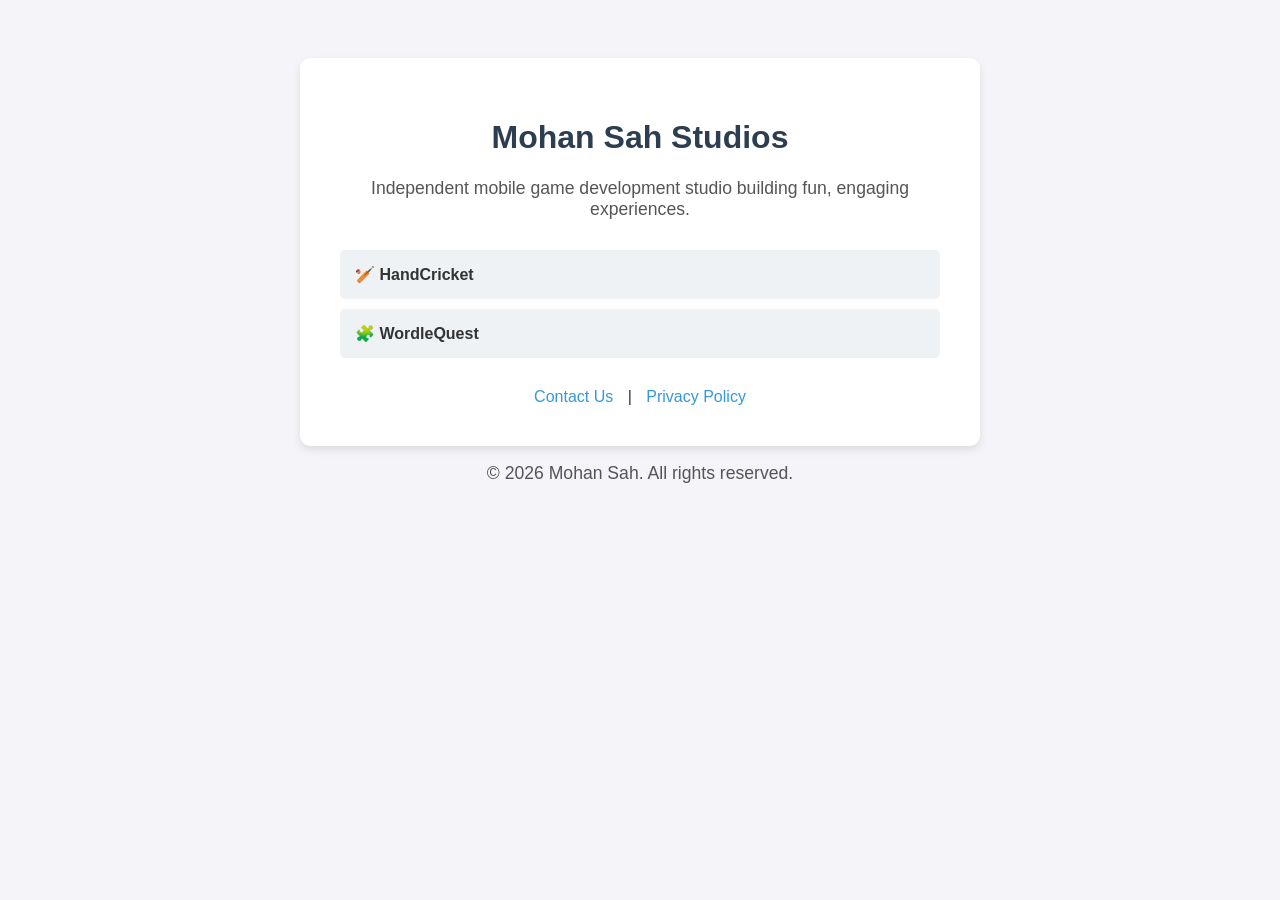
<file: index.html>
<!DOCTYPE html>
<html lang="en">
<head>
    <meta charset="UTF-8">
    <meta name="viewport" content="width=device-width, initial-scale=1.0">
    <title>Mohan Sah Studios</title>
    <style>
        body {
            font-family: -apple-system, sans-serif;
            text-align: center;
            padding: 50px;
            background-color: #f4f4f9;
            color: #333;
        }
        .container {
            max-width: 600px;
            margin: 0 auto;
            background: white;
            padding: 40px;
            border-radius: 10px;
            box-shadow: 0 4px 8px rgba(0,0,0,0.1);
        }
        h1 { color: #2c3e50; }
        p { font-size: 1.1em; color: #555; }
        .games-list {
            text-align: left;
            margin: 30px 0;
            padding: 0;
            list-style: none;
        }
        .games-list li {
            background: #eef2f5;
            margin-bottom: 10px;
            padding: 15px;
            border-radius: 5px;
            font-weight: bold;
        }
        .footer-links a {
            color: #3498db;
            text-decoration: none;
            margin: 0 10px;
        }
    </style>
</head>
<body>
    <div class="container">
        <h1>Mohan Sah Studios</h1>
        <p>Independent mobile game development studio building fun, engaging experiences.</p>
        
        <ul class="games-list">
            <li>🏏 HandCricket</li>
            <li>🧩 WordleQuest</li>
        </ul>

        <div class="footer-links">
            <a href="mailto:mohansahstudios@gmail.com">Contact Us</a> | 
            <a href="legal/en/privacy.html">Privacy Policy</a>
        </div>
    </div>
</body>
</html>
        
        <footer>
            <p>&copy; 2026 Mohan Sah. All rights reserved.</p>
        </footer>
    </div>
</body>
</html>
</file>
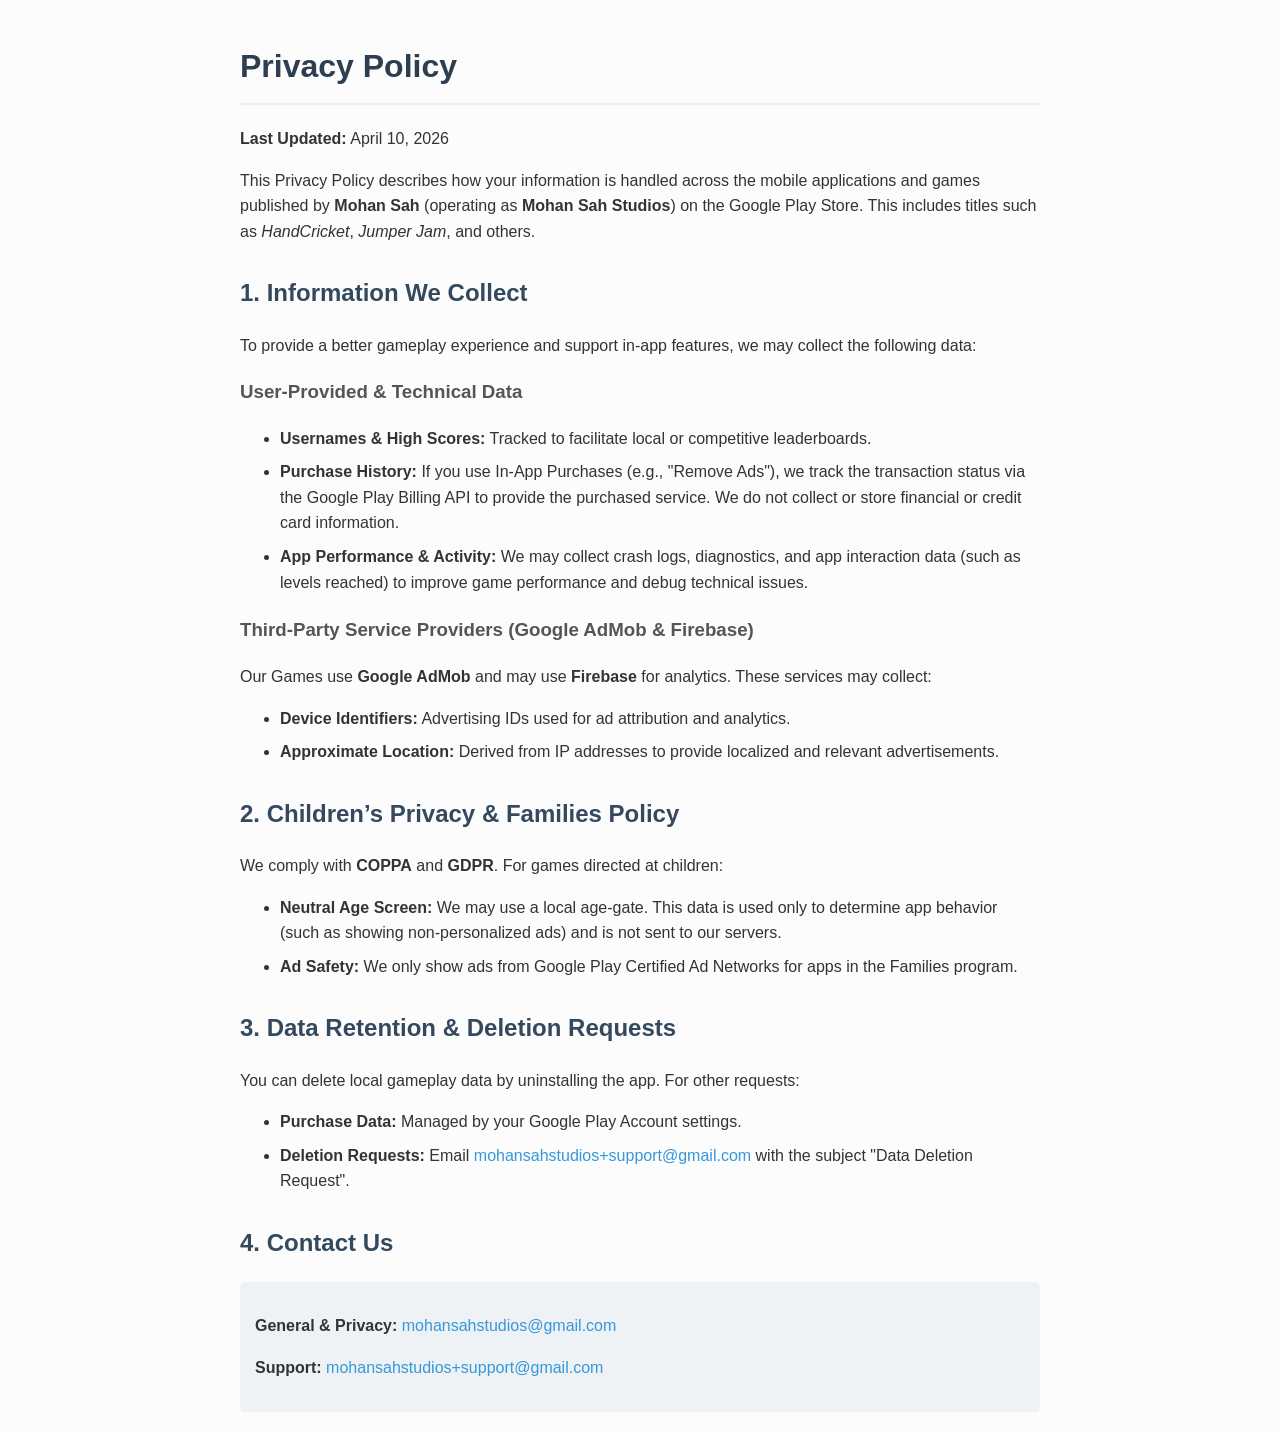
<file: legal/en/privacy.html>
<!DOCTYPE html>
<html lang="en">
<head>
    <meta charset="UTF-8">
    <meta name="viewport" content="width=device-width, initial-scale=1.0">
    <title>Privacy Policy - Mohan Sah Studios</title>
    <link rel="stylesheet" href="../../assets/css/legal-style.css">
</head>
<body>

    <h1>Privacy Policy</h1>
    <p><strong>Last Updated:</strong> April 10, 2026</p>

    <p>This Privacy Policy describes how your information is handled across the mobile applications and games published by <strong>Mohan Sah</strong> (operating as <strong>Mohan Sah Studios</strong>) on the Google Play Store. This includes titles such as <em>HandCricket</em>, <em>Jumper Jam</em>, and others.</p>

    <h2>1. Information We Collect</h2>
    <p>To provide a better gameplay experience and support in-app features, we may collect the following data:</p>

    <h3>User-Provided & Technical Data</h3>
    <ul>
        <li><strong>Usernames & High Scores:</strong> Tracked to facilitate local or competitive leaderboards.</li>
        <li><strong>Purchase History:</strong> If you use In-App Purchases (e.g., "Remove Ads"), we track the transaction status via the Google Play Billing API to provide the purchased service. We do not collect or store financial or credit card information.</li>
        <li><strong>App Performance & Activity:</strong> We may collect crash logs, diagnostics, and app interaction data (such as levels reached) to improve game performance and debug technical issues.</li>
    </ul>

    <h3>Third-Party Service Providers (Google AdMob & Firebase)</h3>
    <p>Our Games use <strong>Google AdMob</strong> and may use <strong>Firebase</strong> for analytics. These services may collect:</p>
    <ul>
        <li><strong>Device Identifiers:</strong> Advertising IDs used for ad attribution and analytics.</li>
        <li><strong>Approximate Location:</strong> Derived from IP addresses to provide localized and relevant advertisements.</li>
    </ul>

    <h2>2. Children’s Privacy & Families Policy</h2>
    <p>We comply with <strong>COPPA</strong> and <strong>GDPR</strong>. For games directed at children:</p>
    <ul>
        <li><strong>Neutral Age Screen:</strong> We may use a local age-gate. This data is used only to determine app behavior (such as showing non-personalized ads) and is not sent to our servers.</li>
        <li><strong>Ad Safety:</strong> We only show ads from Google Play Certified Ad Networks for apps in the Families program.</li>
    </ul>

    <h2 id="data-deletion">3. Data Retention & Deletion Requests</h2>
    <p>You can delete local gameplay data by uninstalling the app. For other requests:</p>
    <ul>
        <li><strong>Purchase Data:</strong> Managed by your Google Play Account settings.</li>
        <li><strong>Deletion Requests:</strong> Email <a href="mailto:mohansahstudios+support@gmail.com">mohansahstudios+support@gmail.com</a> with the subject "Data Deletion Request".</li>
    </ul>

    <h2>4. Contact Us</h2>
    <div class="contact-box">
        <p><strong>General & Privacy:</strong> <a href="mailto:mohansahstudios@gmail.com">mohansahstudios@gmail.com</a></p>
        <p><strong>Support:</strong> <a href="mailto:mohansahstudios+support@gmail.com">mohansahstudios+support@gmail.com</a></p>
    </div>

</body>
</html>
</file>
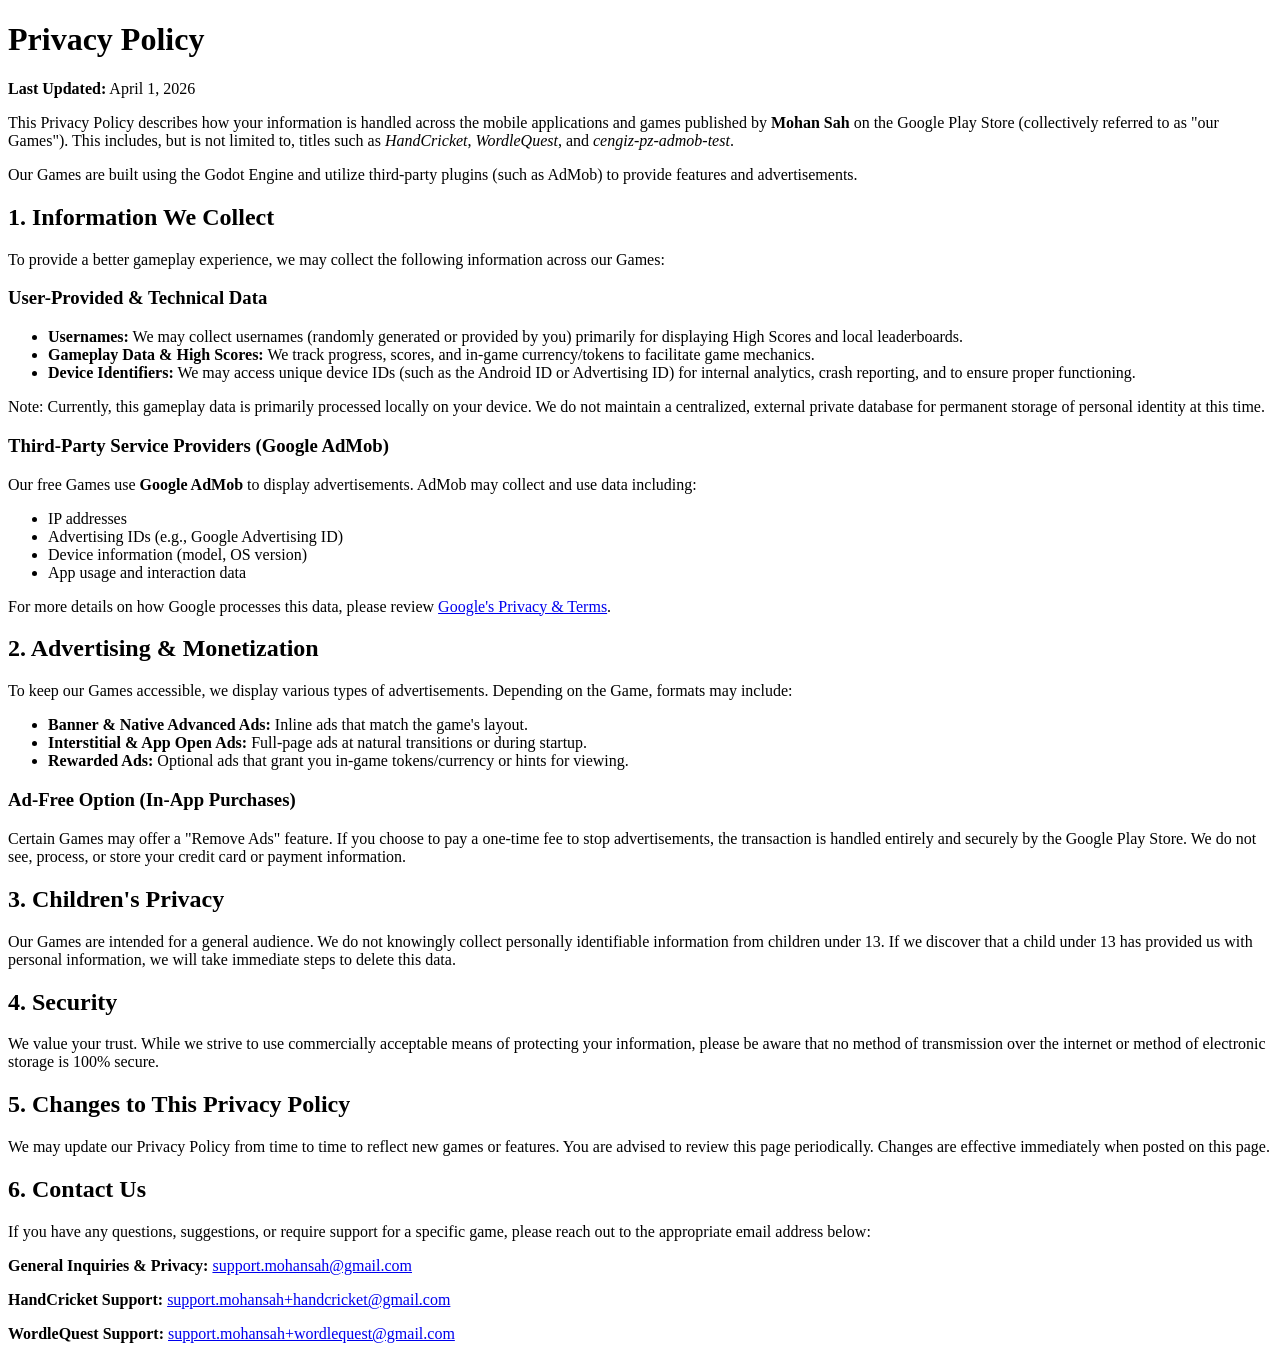
<file: legal/en/archive/privacy-v1-April2026.html>
<!DOCTYPE html>
<html lang="en">
<head>
    <meta charset="UTF-8">
    <meta name="viewport" content="width=device-width, initial-scale=1.0">
    <title>Privacy Policy - Games by Mohan Sah</title>
    <style>
        <link rel="stylesheet" href="../../assets/css/legal-style.css">
    </style> 
</head>
<body>

    <h1>Privacy Policy</h1>
    <p><strong>Last Updated:</strong> April 1, 2026</p>

    <p>This Privacy Policy describes how your information is handled across the mobile applications and games published by <strong>Mohan Sah</strong> on the Google Play Store (collectively referred to as "our Games"). This includes, but is not limited to, titles such as <em>HandCricket</em>, <em>WordleQuest</em>, and <em>cengiz-pz-admob-test</em>.</p>

    <p>Our Games are built using the Godot Engine and utilize third-party plugins (such as AdMob) to provide features and advertisements.</p>

    <h2>1. Information We Collect</h2>
    <p>To provide a better gameplay experience, we may collect the following information across our Games:</p>

    <h3>User-Provided & Technical Data</h3>
    <ul>
        <li><strong>Usernames:</strong> We may collect usernames (randomly generated or provided by you) primarily for displaying High Scores and local leaderboards.</li>
        <li><strong>Gameplay Data & High Scores:</strong> We track progress, scores, and in-game currency/tokens to facilitate game mechanics.</li>
        <li><strong>Device Identifiers:</strong> We may access unique device IDs (such as the Android ID or Advertising ID) for internal analytics, crash reporting, and to ensure proper functioning.</li>
    </ul>

    <div class="note">
        Note: Currently, this gameplay data is primarily processed locally on your device. We do not maintain a centralized, external private database for permanent storage of personal identity at this time.
    </div>

    <h3>Third-Party Service Providers (Google AdMob)</h3>
    <p>Our free Games use <strong>Google AdMob</strong> to display advertisements. AdMob may collect and use data including:</p>
    <ul>
        <li>IP addresses</li>
        <li>Advertising IDs (e.g., Google Advertising ID)</li>
        <li>Device information (model, OS version)</li>
        <li>App usage and interaction data</li>
    </ul>
    <p>For more details on how Google processes this data, please review <a href="https://policies.google.com/technologies/ads" target="_blank">Google's Privacy & Terms</a>.</p>

    <h2>2. Advertising & Monetization</h2>
    <p>To keep our Games accessible, we display various types of advertisements. Depending on the Game, formats may include:</p>
    <ul>
        <li><strong>Banner & Native Advanced Ads:</strong> Inline ads that match the game's layout.</li>
        <li><strong>Interstitial & App Open Ads:</strong> Full-page ads at natural transitions or during startup.</li>
        <li><strong>Rewarded Ads:</strong> Optional ads that grant you in-game tokens/currency or hints for viewing.</li>
    </ul>

    <h3>Ad-Free Option (In-App Purchases)</h3>
    <p>Certain Games may offer a "Remove Ads" feature. If you choose to pay a one-time fee to stop advertisements, the transaction is handled entirely and securely by the Google Play Store. We do not see, process, or store your credit card or payment information.</p>

    <h2>3. Children's Privacy</h2>
    <p>Our Games are intended for a general audience. We do not knowingly collect personally identifiable information from children under 13. If we discover that a child under 13 has provided us with personal information, we will take immediate steps to delete this data.</p>

    <h2>4. Security</h2>
    <p>We value your trust. While we strive to use commercially acceptable means of protecting your information, please be aware that no method of transmission over the internet or method of electronic storage is 100% secure.</p>

    <h2>5. Changes to This Privacy Policy</h2>
    <p>We may update our Privacy Policy from time to time to reflect new games or features. You are advised to review this page periodically. Changes are effective immediately when posted on this page.</p>

    <h2>6. Contact Us</h2>
    <p>If you have any questions, suggestions, or require support for a specific game, please reach out to the appropriate email address below:</p>
    
    <div class="contact-box">
        <p><strong>General Inquiries & Privacy:</strong> <a href="mailto:support.mohansah@gmail.com">support.mohansah@gmail.com</a></p>
        <p><strong>HandCricket Support:</strong> <a href="mailto:support.mohansah+handcricket@gmail.com">support.mohansah+handcricket@gmail.com</a></p>
        <p><strong>WordleQuest Support:</strong> <a href="mailto:support.mohansah+wordlequest@gmail.com">support.mohansah+wordlequest@gmail.com</a></p>
    </div>

</body>
</html>
</file>
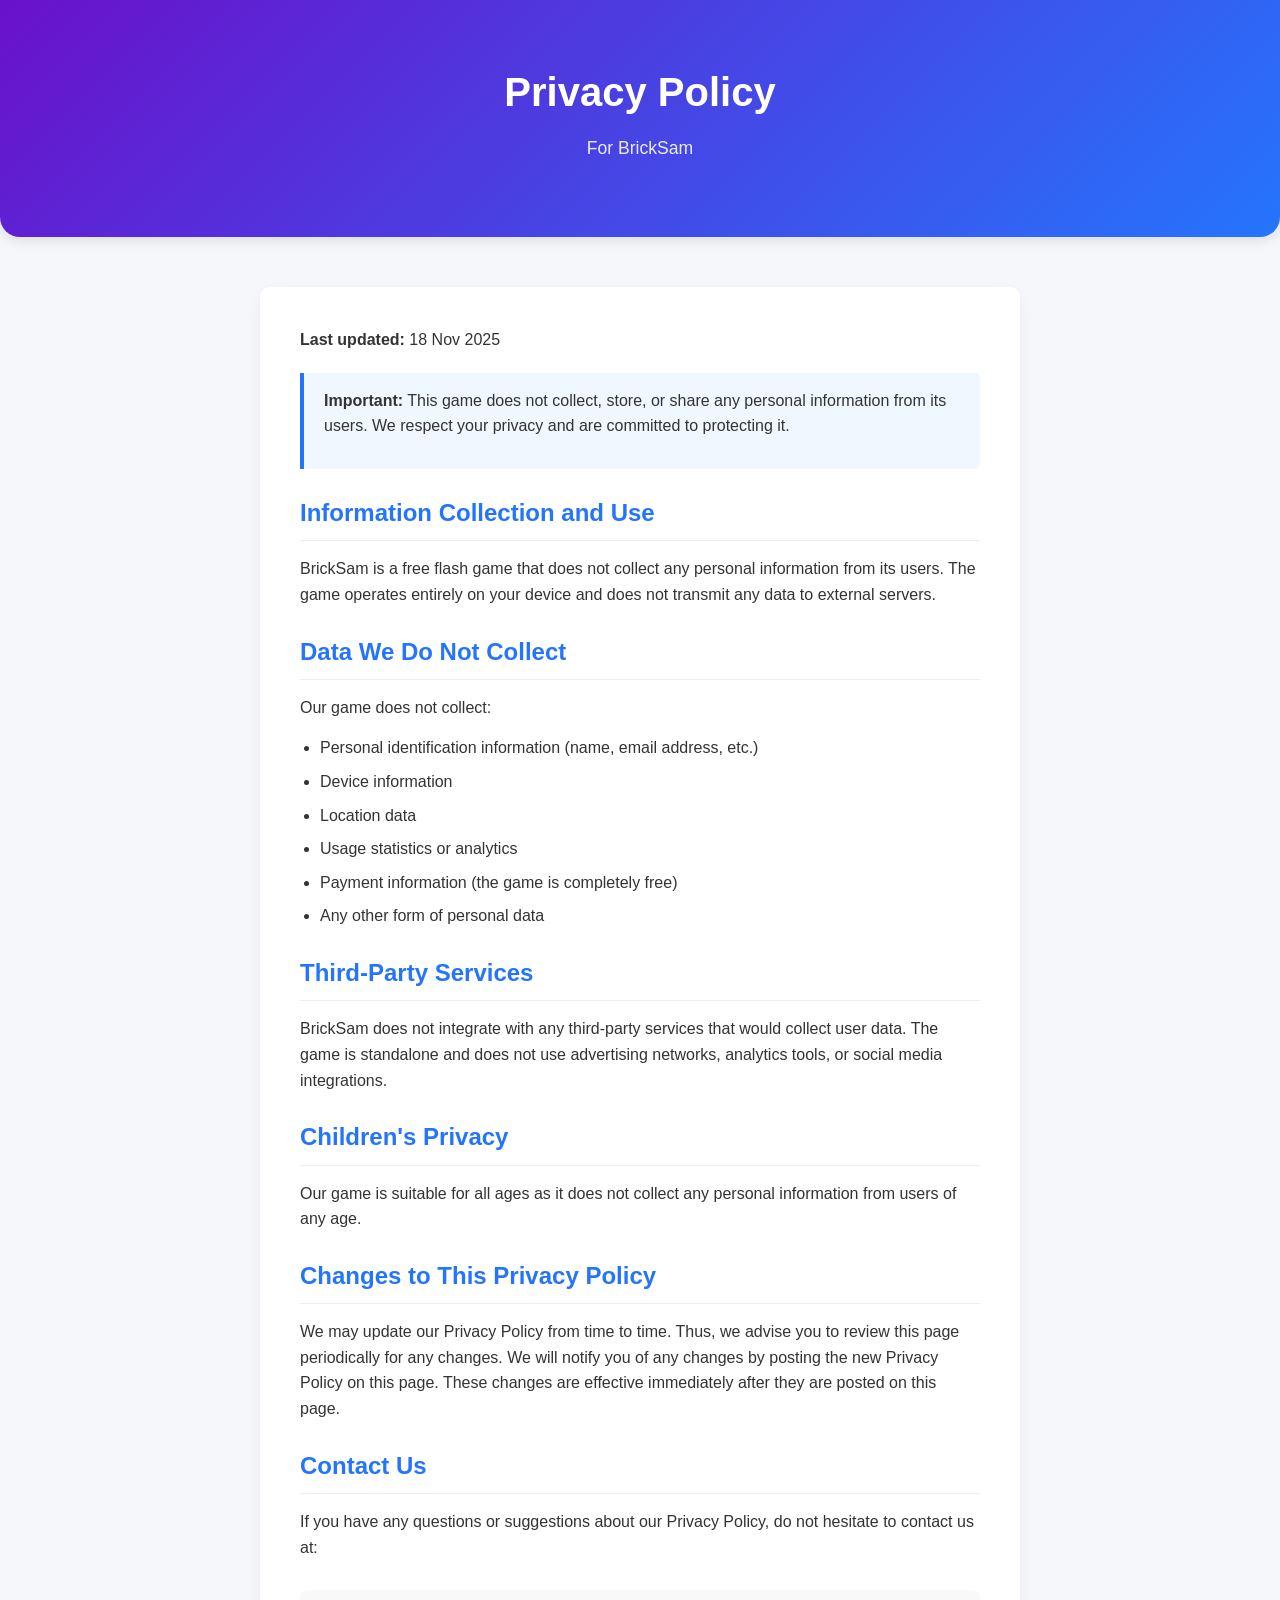
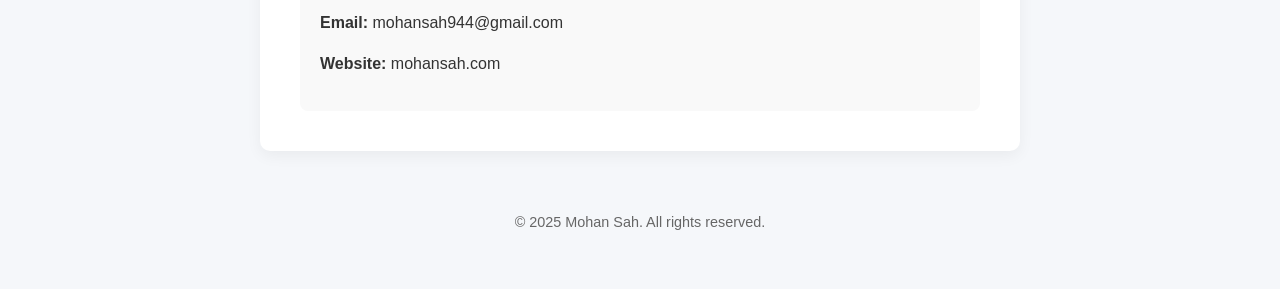
<file: legal/en/games/bricksam/privacy.html>
<!DOCTYPE html>
<html lang="en">
<head>
    <meta charset="UTF-8">
    <meta name="viewport" content="width=device-width, initial-scale=1.0">
    <title>Privacy Policy - BrickSam</title>
    <style>
        * {
            margin: 0;
            padding: 0;
            box-sizing: border-box;
            font-family: 'Segoe UI', Tahoma, Geneva, Verdana, sans-serif;
        }
        
        body {
            background-color: #f5f7fa;
            color: #333;
            line-height: 1.6;
        }
        
        .container {
            max-width: 800px;
            margin: 0 auto;
            padding: 20px;
        }
        
        header {
            background: linear-gradient(135deg, #6a11cb 0%, #2575fc 100%);
            color: white;
            padding: 40px 0;
            text-align: center;
            border-radius: 0 0 20px 20px;
            box-shadow: 0 4px 12px rgba(0, 0, 0, 0.1);
        }
        
        header h1 {
            font-size: 2.5rem;
            margin-bottom: 10px;
        }
        
        header p {
            font-size: 1.1rem;
            opacity: 0.9;
        }
        
        .content {
            background-color: white;
            padding: 40px;
            margin-top: 30px;
            border-radius: 10px;
            box-shadow: 0 5px 15px rgba(0, 0, 0, 0.05);
        }
        
        h2 {
            color: #2575fc;
            margin: 25px 0 15px;
            padding-bottom: 8px;
            border-bottom: 1px solid #eee;
        }
        
        h2:first-child {
            margin-top: 0;
        }
        
        p {
            margin-bottom: 15px;
        }
        
        ul {
            margin-left: 20px;
            margin-bottom: 20px;
        }
        
        li {
            margin-bottom: 8px;
        }
        
        .highlight-box {
            background-color: #f0f7ff;
            border-left: 4px solid #2575fc;
            padding: 15px 20px;
            margin: 20px 0;
            border-radius: 0 5px 5px 0;
        }
        
        .contact-info {
            background-color: #f9f9f9;
            padding: 20px;
            border-radius: 8px;
            margin-top: 30px;
        }
        
        footer {
            text-align: center;
            margin-top: 40px;
            padding: 20px;
            color: #666;
            font-size: 0.9rem;
        }
        
        @media (max-width: 600px) {
            .container {
                padding: 10px;
            }
            
            .content {
                padding: 20px;
            }
            
            header h1 {
                font-size: 2rem;
            }
        }
    </style>
</head>
<body>
    <header>
        <div class="container">
            <h1>Privacy Policy</h1>
            <p>For BrickSam</p>
        </div>
    </header>
    
    <div class="container">
        <div class="content">
            <p><strong>Last updated:</strong> 18 Nov 2025</p>
            
            <div class="highlight-box">
                <p><strong>Important:</strong> This game does not collect, store, or share any personal information from its users. We respect your privacy and are committed to protecting it.</p>
            </div>
            
            <h2>Information Collection and Use</h2>
            <p>BrickSam is a free flash game that does not collect any personal information from its users. The game operates entirely on your device and does not transmit any data to external servers.</p>
            
            <h2>Data We Do Not Collect</h2>
            <p>Our game does not collect:</p>
            <ul>
                <li>Personal identification information (name, email address, etc.)</li>
                <li>Device information</li>
                <li>Location data</li>
                <li>Usage statistics or analytics</li>
                <li>Payment information (the game is completely free)</li>
                <li>Any other form of personal data</li>
            </ul>
            
            <h2>Third-Party Services</h2>
            <p>BrickSam does not integrate with any third-party services that would collect user data. The game is standalone and does not use advertising networks, analytics tools, or social media integrations.</p>
            
            <h2>Children's Privacy</h2>
            <p>Our game is suitable for all ages as it does not collect any personal information from users of any age.</p>
            
            <h2>Changes to This Privacy Policy</h2>
            <p>We may update our Privacy Policy from time to time. Thus, we advise you to review this page periodically for any changes. We will notify you of any changes by posting the new Privacy Policy on this page. These changes are effective immediately after they are posted on this page.</p>
            
            <h2>Contact Us</h2>
            <p>If you have any questions or suggestions about our Privacy Policy, do not hesitate to contact us at:</p>
            <div class="contact-info">
                <p><strong>Email:</strong> mohansah944@gmail.com</p>
                <p><strong>Website:</strong> mohansah.com</p>
            </div>
        </div>
        
        <footer>
            <p>&copy; 2025 Mohan Sah. All rights reserved.</p>
        </footer>
    </div>
</body>
</html>
</file>
<file: assets/css/legal-style.css>
/* assets/css/legal-style.css */
body {
    font-family: -apple-system, BlinkMacSystemFont, "Segoe UI", Roboto, Helvetica, Arial, sans-serif;
    line-height: 1.6;
    color: #333;
    max-width: 800px;
    margin: 0 auto;
    padding: 20px;
    background-color: #fcfcfc;
}
h1 {
    color: #2c3e50;
    border-bottom: 2px solid #eee;
    padding-bottom: 10px;
}
h2 {
    color: #34495e;
    margin-top: 30px;
}
h3 {
    color: #555;
}
ul {
    margin-bottom: 20px;
}
li {
    margin-bottom: 8px;
}
a {
    color: #3498db;
    text-decoration: none;
}
a:hover {
    text-decoration: underline;
}
.note {
    background-color: #f8f9fa;
    border-left: 4px solid #3498db;
    padding: 10px 15px;
    font-style: italic;
    margin: 20px 0;
}
.contact-box {
    background-color: #eef2f5;
    padding: 15px;
    border-radius: 5px;
    margin-top: 10px;
}
</file>
